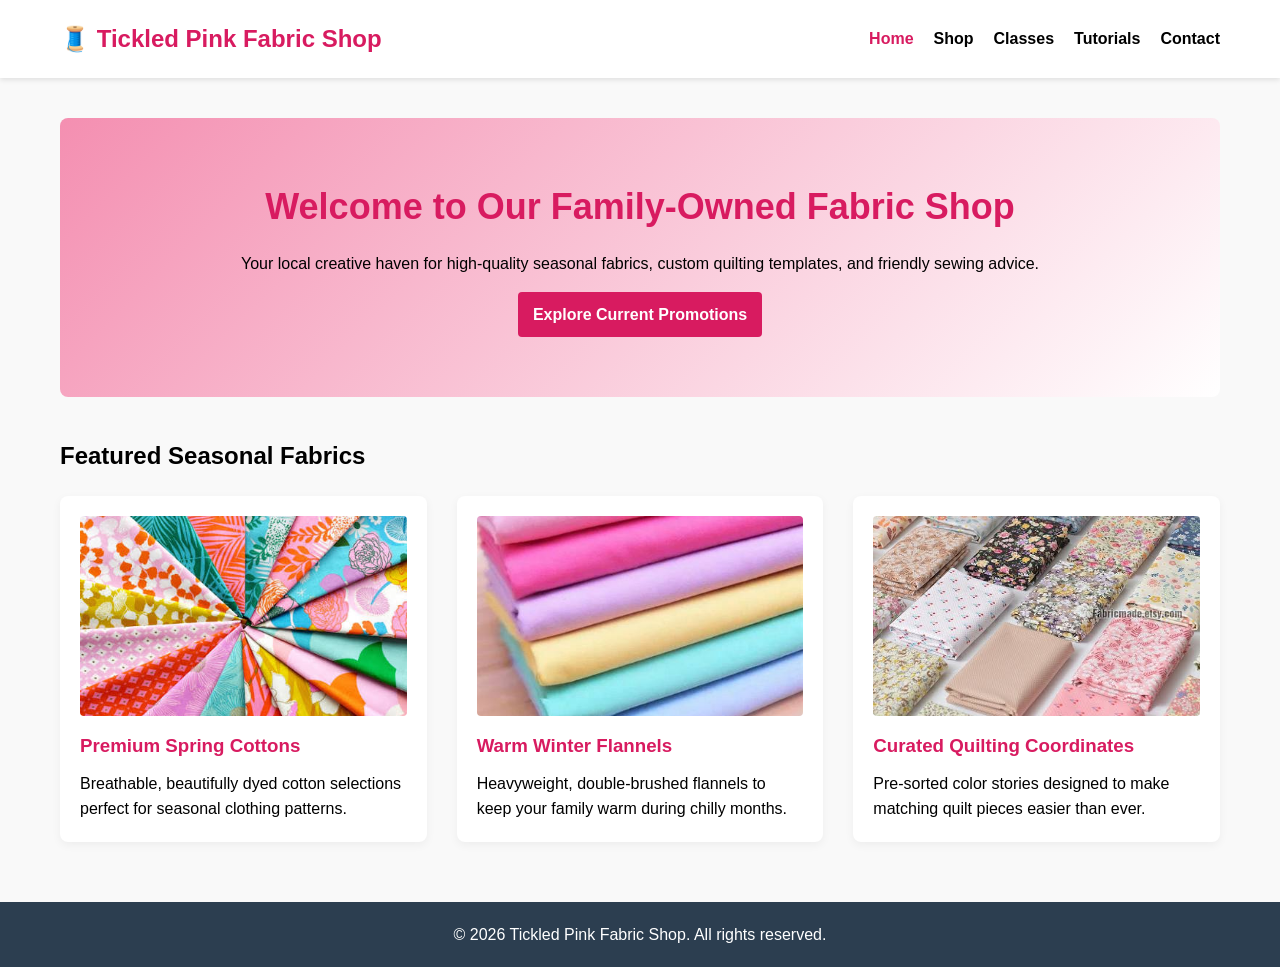
<file: index.html>
<!DOCTYPE html>
<html lang="en">
<head>
    <meta charset="UTF-8">
    <meta name="viewport" content="width=device-width, initial-scale=1.0">
    <title>Tickled Pink Fabric Shop - Home</title>
    <link rel="stylesheet" href="style.css">
</head>
<body>
    <header>
        <div class="nav-container">
            <a href="index.html" class="logo">🧵 Tickled Pink Fabric Shop</a>
            <nav>
                <ul>
                    <li><a href="index.html" class="active">Home</a></li>
                    <li><a href="shop.html">Shop</a></li>
                    <li><a href="classes.html">Classes</a></li>
                    <li><a href="tutorials.html">Tutorials</a></li>
                    <li><a href="contact.html">Contact</a></li>
                </ul>
            </nav>
        </div>
    </header>

    <main>
        <section class="hero">
            <h1>Welcome to Our Family-Owned Fabric Shop</h1>
            <p>Your local creative haven for high-quality seasonal fabrics, custom quilting templates, and friendly sewing advice.</p>
            <a href="shop.html" class="btn">Explore Current Promotions</a>
        </section>

        <section>
            <h2>Featured Seasonal Fabrics</h2>
            <div class="grid">
                <div class="card">
                    <img src="home-fabric-1.jpg" alt="Spring Cotton Print">
                    <h3>Premium Spring Cottons</h3>
                    <p>Breathable, beautifully dyed cotton selections perfect for seasonal clothing patterns.</p>
                </div>
                <div class="card">
                    <img src="home-fabric-2.jpg" alt="Cozy Winter Flannels">
                    <h3>Warm Winter Flannels</h3>
                    <p>Heavyweight, double-brushed flannels to keep your family warm during chilly months.</p>
                </div>
                <div class="card">
                    <img src="home-fabric-3.jpg" alt="Quilting Essentials Bundle">
                    <h3>Curated Quilting Coordinates</h3>
                    <p>Pre-sorted color stories designed to make matching quilt pieces easier than ever.</p>
                </div>
            </div>
        </section>
    </main>

    <footer>
        <p>&copy; 2026 Tickled Pink Fabric Shop. All rights reserved.</p>
    </footer>
</body>
</html>
</file>
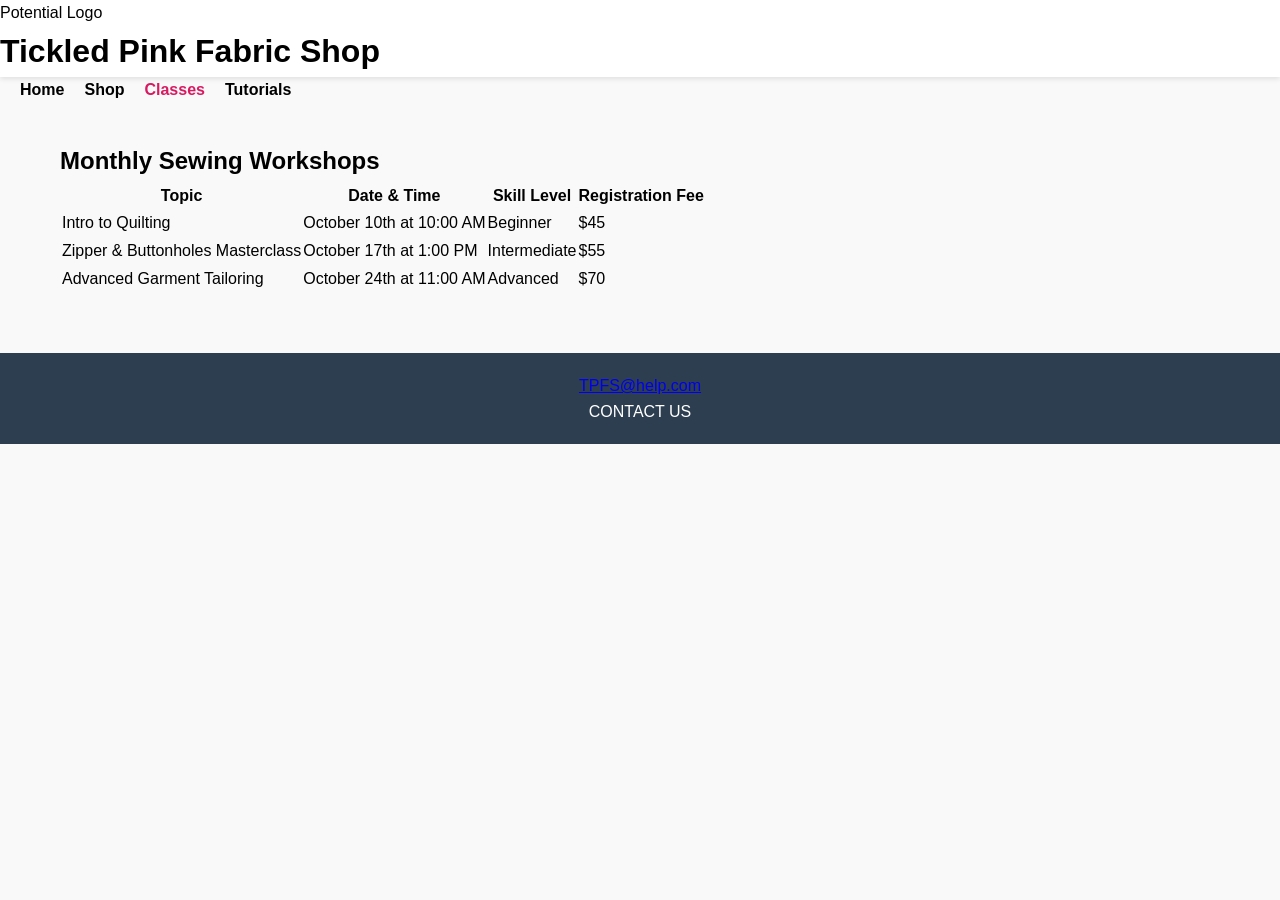
<file: classes.html>
<!DOCTYPE html>
<html lang="en">
<head>
    <meta charset="UTF-8">
    <meta name="viewport" content="width=device-width, initial-scale=1.0">
    <title>Classes - Tickled Pink Fabric Shop</title>
    <link rel="stylesheet" href="style.css">
</head>
<body>
    <div id="wrapper">
                <header>
            <div class="logo-placeholder">Potential Logo</div>
            <h1>Tickled Pink Fabric Shop</h1>
        </header>

       
        <nav>
            <ul>
                <li><a href="index.html">Home</a></li>
                <li><a href="shop.html">Shop</a></li>
                <li><a href="classes.html" class="active">Classes</a></li>
                <li><a href="tutorials.html">Tutorials</a></li>
            </ul>
        </nav>

       
        <main>
            <h2>Monthly Sewing Workshops</h2>


            <div class="table-container">
                <table class="schedule-table">
                    <thead>
                        <tr>
                            <th>Topic</th>
                            <th>Date & Time</th>
                            <th>Skill Level</th>
                            <th>Registration Fee</th>
                        </tr>
                    </thead>
                    <tbody>
                        <tr>
                            <td>Intro to Quilting</td>
                            <td>October 10th at 10:00 AM</td>
                            <td>Beginner</td>
                            <td>$45</td>
                        </tr>
                        <tr>
                            <td>Zipper & Buttonholes Masterclass</td>
                            <td>October 17th at 1:00 PM</td>
                            <td>Intermediate</td>
                            <td>$55</td>
                        </tr>
                        <tr>
                            <td>Advanced Garment Tailoring</td>
                            <td>October 24th at 11:00 AM</td>
                            <td>Advanced</td>
                            <td>$70</td>
                        </tr>
                    </tbody>
                </table>
            </div>
        </main>

   
        <footer>
            <div class="contact-box">
                <p><a href="mailto:TPFS@help.com">TPFS@help.com</a></p>
                <p class="contact-label">CONTACT US</p>
            </div>
        </footer>
    </div>
</body>
</html>
</file>
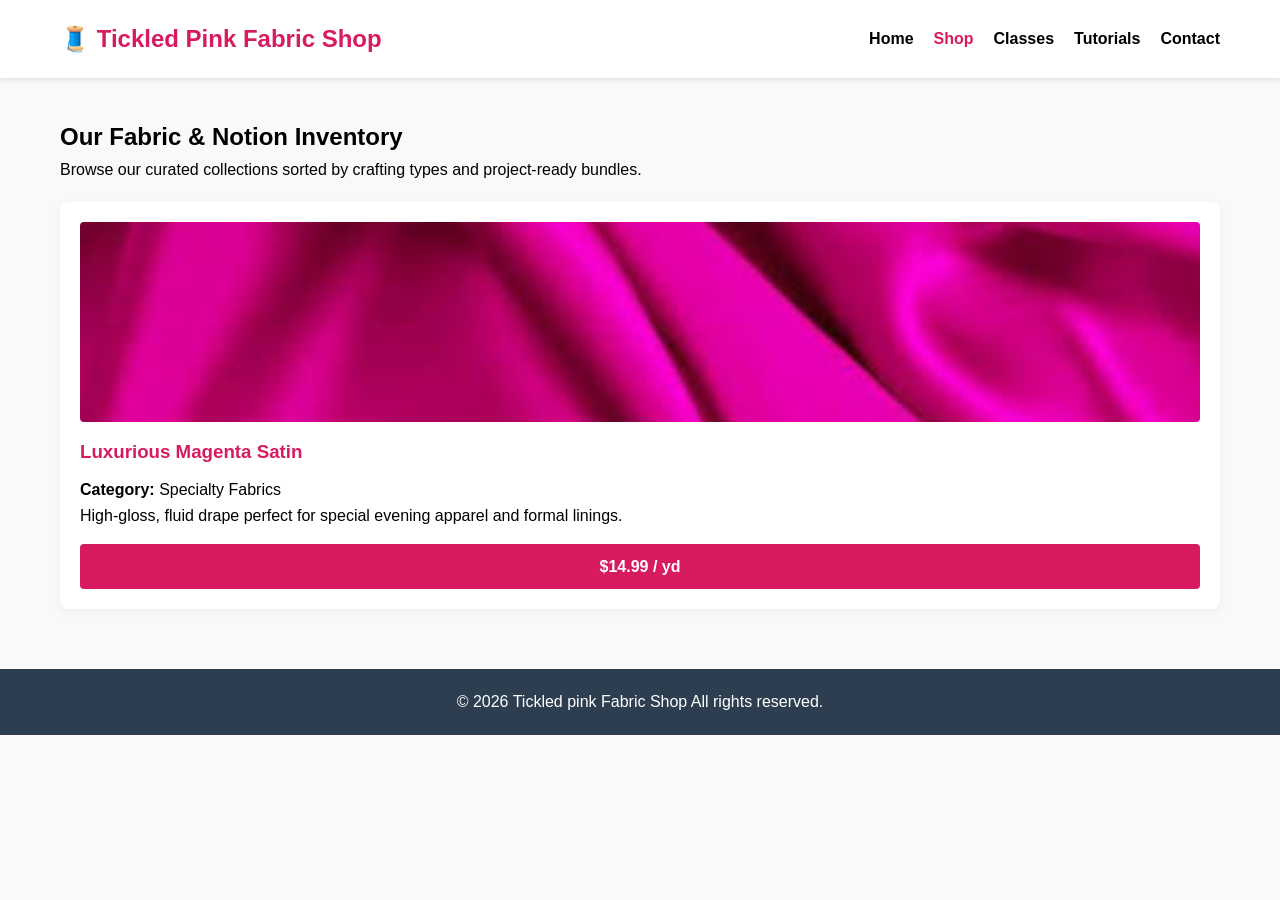
<file: shop.html>
<!DOCTYPE html>
<html lang="en">
<head>
    <meta charset="UTF-8">
    <title>Shop Inventory - Tickled Pink Fabric Shop</title>
    <link rel="stylesheet" href="style.css">
</head>
<body>
    <header>
        <div class="nav-container">
            <a href="index.html" class="logo">🧵 Tickled Pink Fabric Shop</a>
            <nav>
                <ul>
                    <li><a href="index.html">Home</a></li>
                    <li><a href="shop.html" class="active">Shop</a></li>
                    <li><a href="classes.html">Classes</a></li>
                    <li><a href="tutorials.html">Tutorials</a></li>
                    <li><a href="contact.html">Contact</a></li>
                </ul>
            </nav>
        </div>
    </header>

    <main>
        <h2>Our Fabric & Notion Inventory</h2>
        <p>Browse our curated collections sorted by crafting types and project-ready bundles.</p>
        
        <div class="grid">
            <div class="card">
                <img src="product-magenta-satin.jpg" alt="Magenta Satin Fabric">
                <h3>Luxurious Magenta Satin</h3>
                <p><strong>Category:</strong> Specialty Fabrics</p>
                <p>High-gloss, fluid drape perfect for special evening apparel and formal linings.</p>
                <span class="btn">$14.99 / yd</span>
            </div>
            <!-- Additional items here -->
        </div>
    </main>

    <footer>
        <p>&copy; 2026 Tickled pink Fabric Shop All rights reserved.</p>
    </footer>
</body>
</html>
</file>
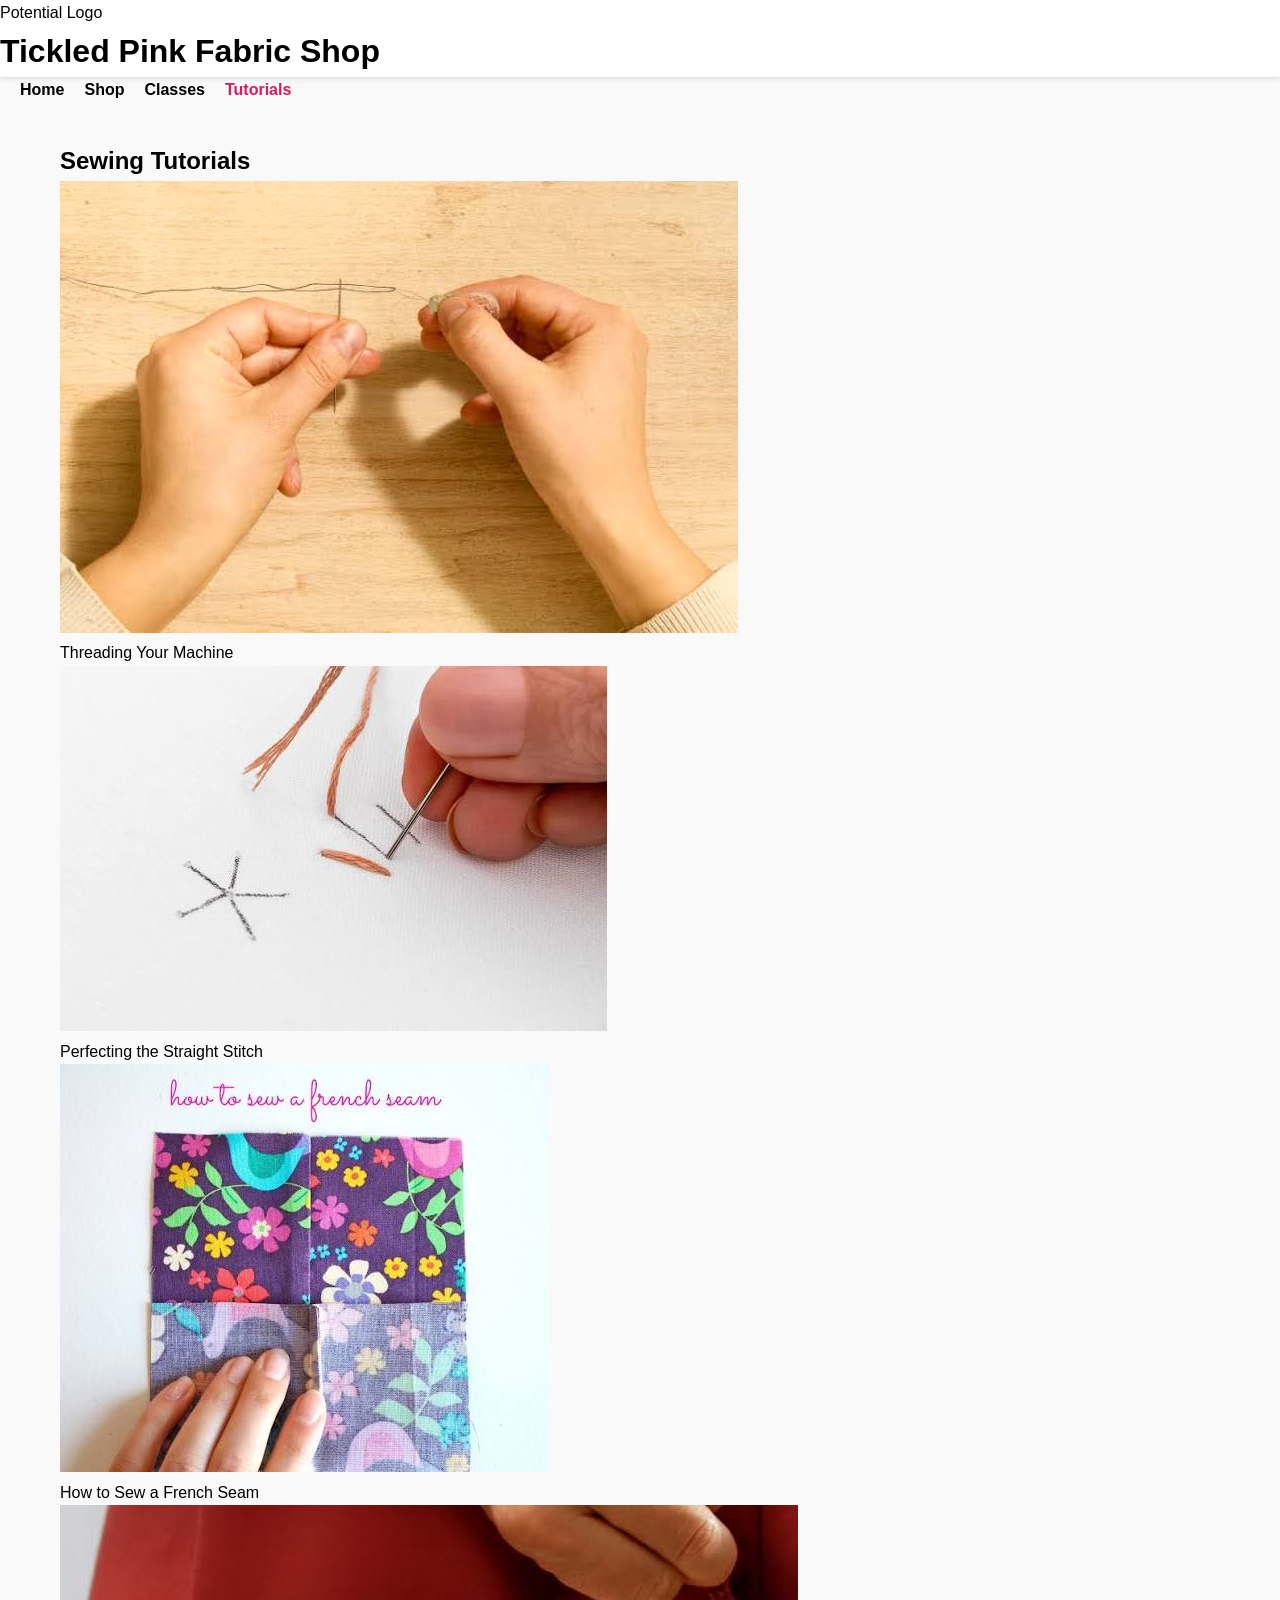
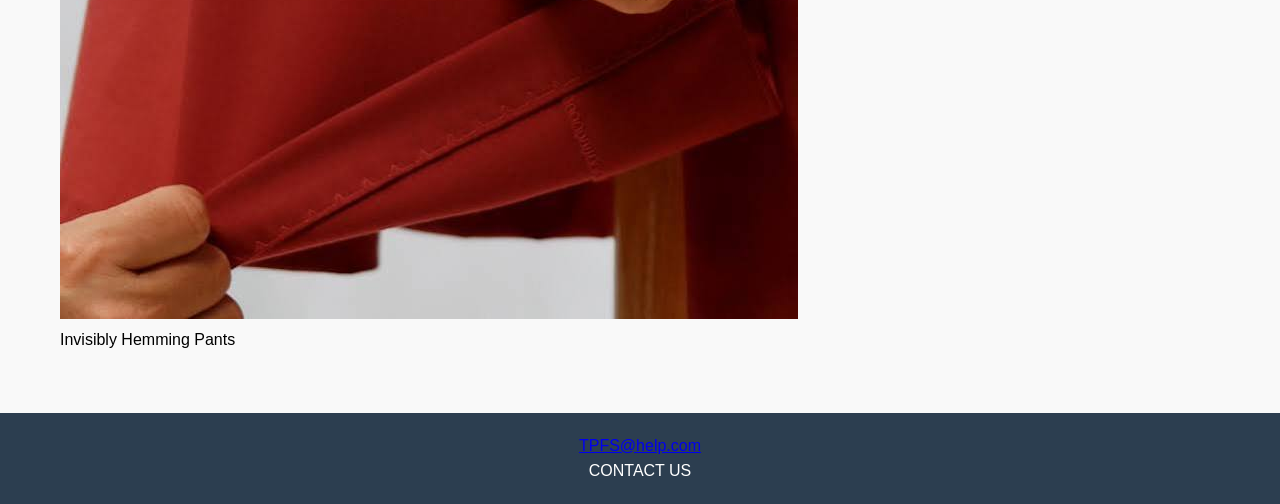
<file: tutorials.html>
<!DOCTYPE html>
<html lang="en">
<head>
    <meta charset="UTF-8">
    <meta name="viewport" content="width=device-width, initial-scale=1.0">
    <title>Tutorials - Tickled Pink Fabric Shop</title>
    <link rel="stylesheet" href="style.css">
</head>
<body>
    <div id="wrapper">
              <header>
            <div class="logo-placeholder">Potential Logo</div>
            <h1>Tickled Pink Fabric Shop</h1>
        </header>


        <nav>
            <ul>
                <li><a href="index.html">Home</a></li>
                <li><a href="shop.html">Shop</a></li>
                <li><a href="classes.html">Classes</a></li>
                <li><a href="tutorials.html" class="active">Tutorials</a></li>
            </ul>
        </nav>


        <main>
            <h2>Sewing Tutorials</h2>


            <div class="photo-grid">
              
                <div class="photo-card video-card">
                    <img src="thumb-threading.jpg" alt="Video thumbnail showing how to thread a sewing machine">
                    <div class="video-info">
                        <p class="video-title">Threading Your Machine</p>
                    </div>
                </div>
            
                <div class="photo-card video-card">
                    <img src="thumb-straight-stitch.jpg" alt="Video thumbnail demonstrating a perfect straight stitch alignment">
                    <div class="video-info">
                        <p class="video-title">Perfecting the Straight Stitch</p>
                    </div>
                </div>
            
                <div class="photo-card video-card">
                    <img src="thumb-french-seam.jpg" alt="Video thumbnail guiding through a clean French seam stitch">
                    <div class="video-info">
                        <p class="video-title">How to Sew a French Seam</p>
                    </div>
                </div>
            
                <div class="photo-card video-card">
                    <img src="thumb-invisible-hem.jpg" alt="Video thumbnail showcasing an invisible pant leg hem job">
                    <div class="video-info">
                        <p class="video-title">Invisibly Hemming Pants</p>
                    </div>
                </div>
            </div>
        </main>


        <footer>
            <div class="contact-box">
                <p><a href="mailto:TPFS@help.com">TPFS@help.com</a></p>
                <p class="contact-label">CONTACT US</p>
            </div>
        </footer>
    </div>
</body>
</html>
</file>
<file: style.css>
* {
    margin: 0;
    padding: 0;
    box-sizing: border-box;
    font-family: 'Segoe UI', Tahoma, Geneva, Verdana, sans-serif;
}

:root {
    --primary-color: #d81b60; 
    --secondary-color: #f48fb1; /
    --dark-text: #2c3e50;
    --light-bg: #f9f9f9;
    --white: #ffffff;
}

body {
    background-color: var(--light-bg);
    color: var(--dark-text);
    line-height: 1.6;
}

header {
    background-color: var(--white);
    box-shadow: 0 2px 5px rgba(0,0,0,0.1);
    position: sticky;
    top: 0;
    z-index: 1000;
}

.nav-container {
    max-width: 1200px;
    margin: 0 auto;
    display: flex;
    justify-content: space-between;
    align-items: center;
    padding: 20px;
}

.logo {
    font-size: 24px;
    font-weight: bold;
    color: var(--primary-color);
    text-decoration: none;
}

nav ul {
    display: flex;
    list-style: none;
}

nav ul li {
    margin-left: 20px;
}

nav ul li a {
    text-decoration: none;
    color: var(--dark-text);
    font-weight: 600;
    transition: color 0.3s;
}

nav ul li a:hover, nav ul li a.active {
    color: var(--primary-color);
}

main {
    max-width: 1200px;
    margin: 40px auto;
    padding: 0 20px;
}

.hero {
    background: linear-gradient(135deg, var(--secondary-color), var(--white));
    padding: 60px 40px;
    border-radius: 8px;
    margin-bottom: 40px;
    text-align: center;
}

.hero h1 {
    font-size: 36px;
    color: var(--primary-color);
    margin-bottom: 15px;
}

.grid {
    display: grid;
    grid-template-columns: repeat(auto-fit, minmax(280px, 1fr));
    gap: 30px;
    margin-top: 20px;
}

.card {
    background: var(--white);
    border-radius: 8px;
    overflow: hidden;
    box-shadow: 0 3px 10px rgba(0,0,0,0.05);
    padding: 20px;
    display: flex;
    flex-direction: column;
    justify-content: space-between;
}

.card img {
    width: 100%;
    height: 200px;
    object-fit: cover;
    border-radius: 4px;
    margin-bottom: 15px;
}

.card h3 {
    margin-bottom: 10px;
    color: var(--primary-color);
}

.btn {
    display: inline-block;
    background-color: var(--primary-color);
    color: var(--white);
    padding: 10px 15px;
    text-decoration: none;
    border-radius: 4px;
    text-align: center;
    margin-top: 15px;
    font-weight: bold;
    border: none;
    cursor: pointer;
}

.btn:hover {
    background-color: #b01046;
}

.contact-container {
    display: grid;
    grid-template-columns: 1fr 1fr;
    gap: 40px;
}

form {
    background: var(--white);
    padding: 30px;
    border-radius: 8px;
    box-shadow: 0 3px 10px rgba(0,0,0,0.05);
}

.form-group {
    margin-bottom: 20px;
}

.form-group label {
    display: block;
    margin-bottom: 5px;
    font-weight: 600;
}

.form-group input, .form-group textarea {
    width: 100%;
    padding: 10px;
    border: 1px solid #ccc;
    border-radius: 4px;
}

footer {
    background-color: #2c3e50;
    color: var(--white);
    text-align: center;
    padding: 20px;
    margin-top: 60px;
}
</file>
